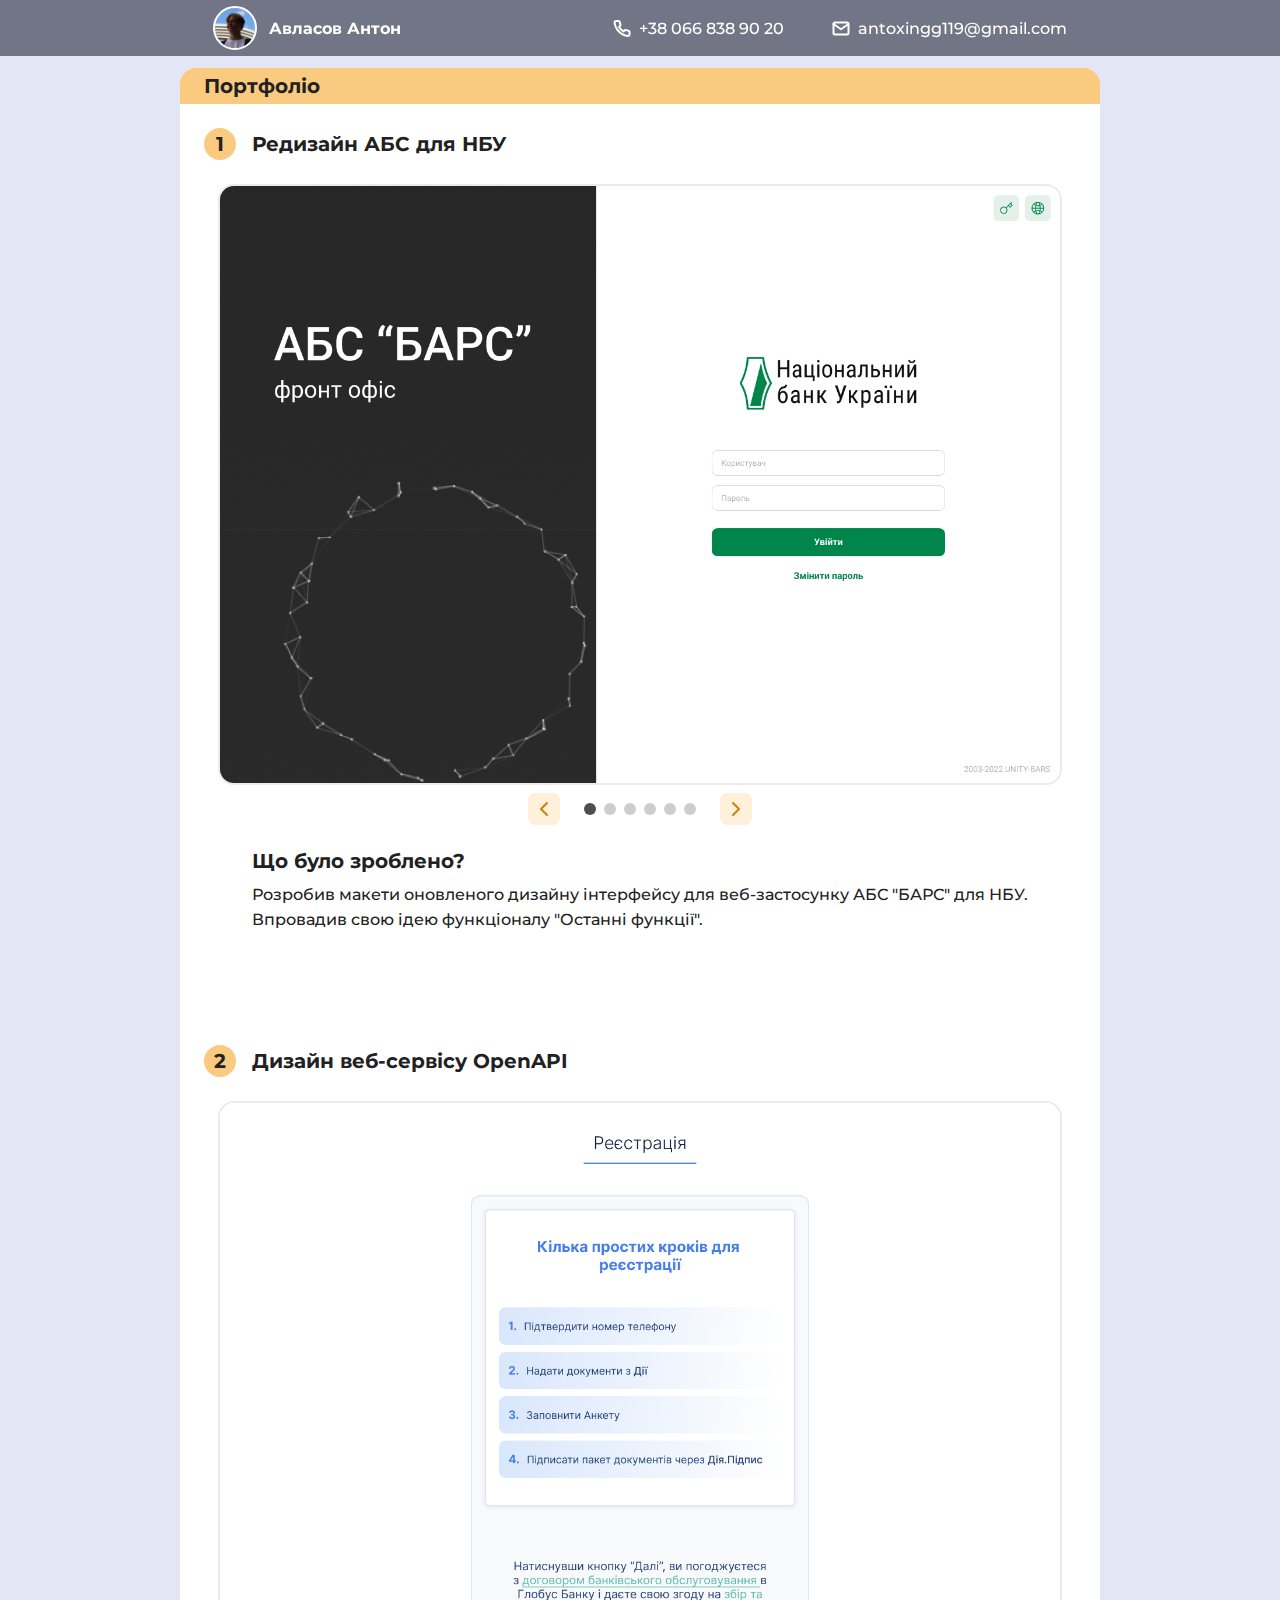
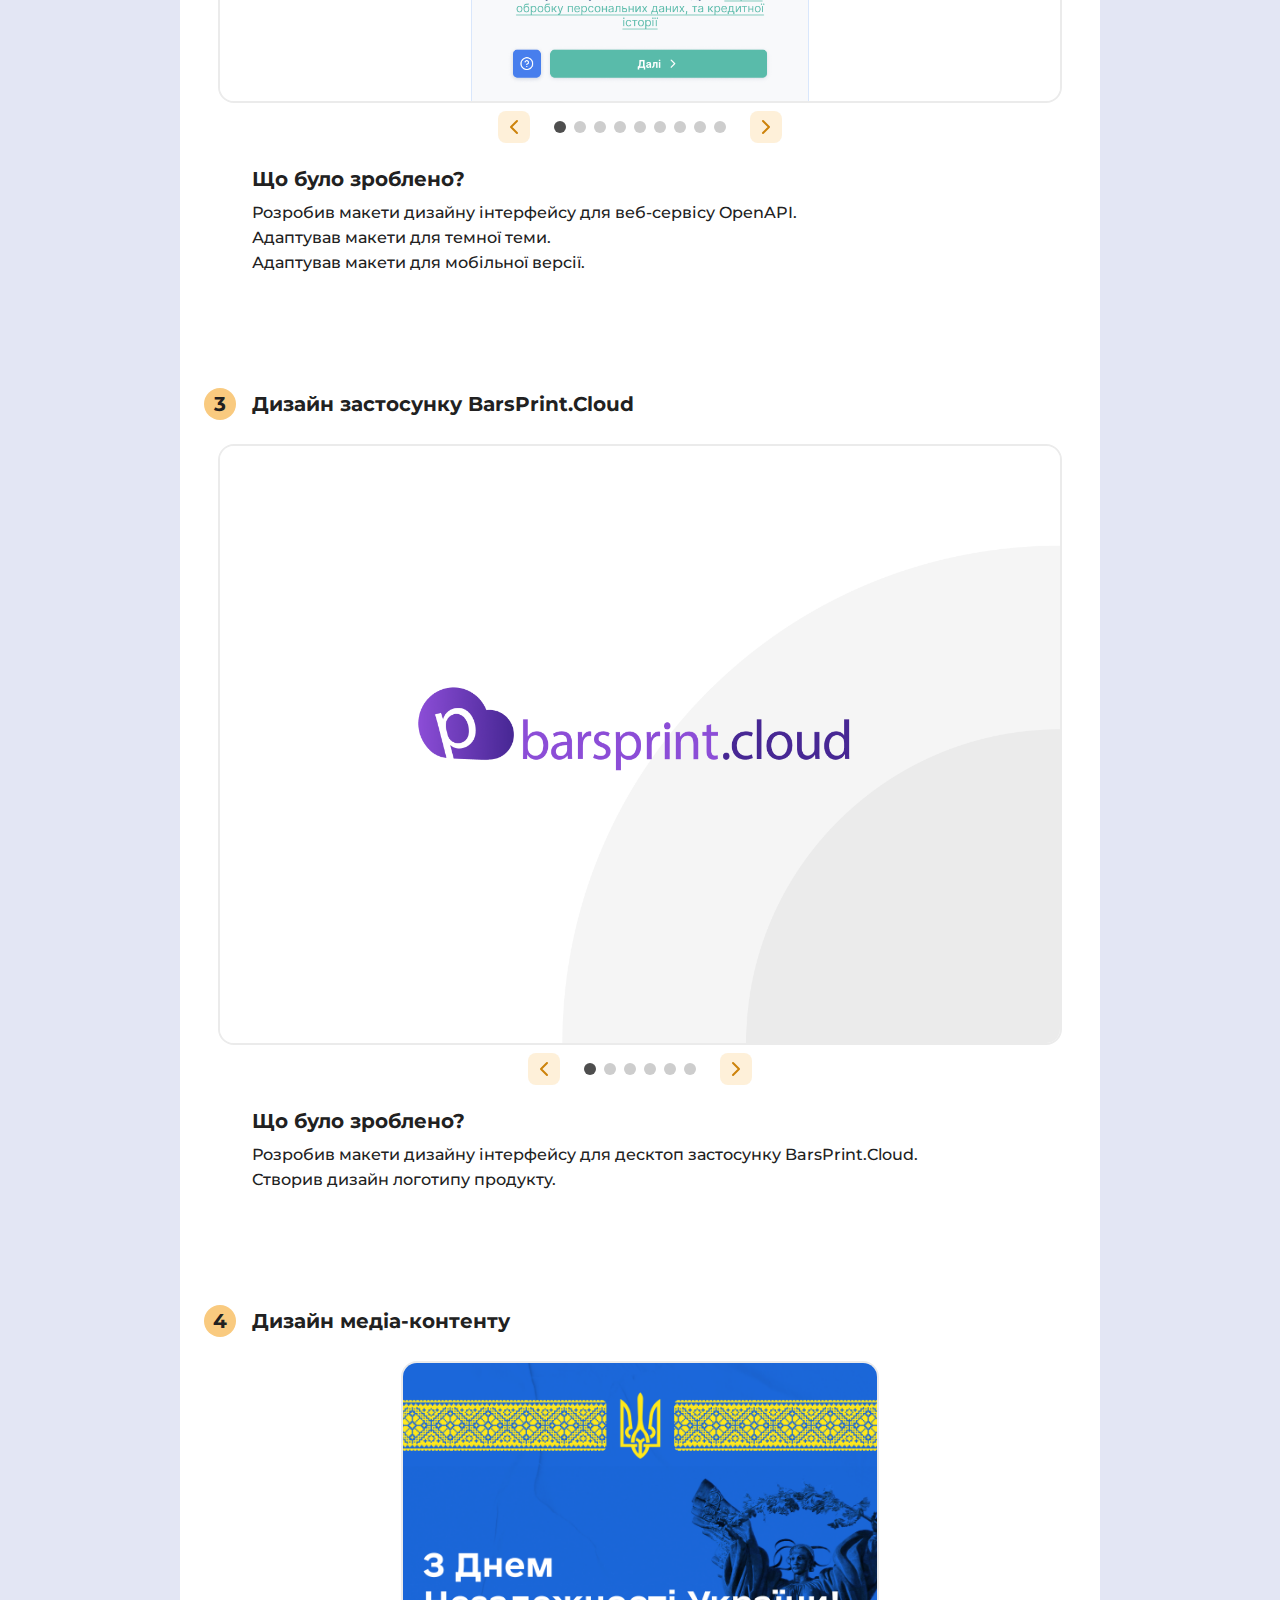
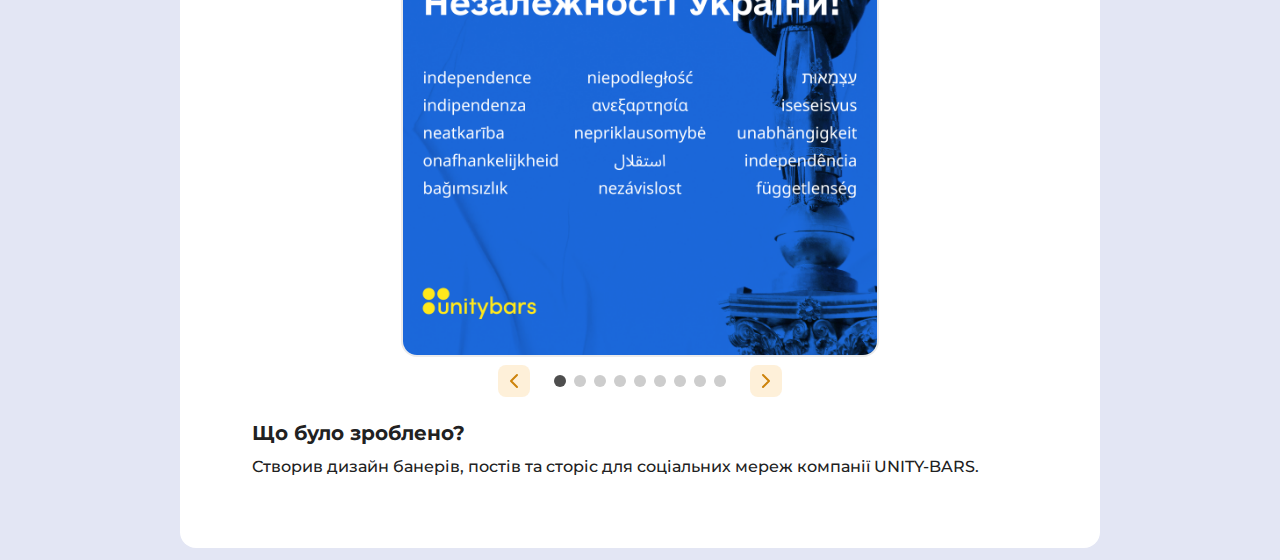
<file: index.html>
<!DOCTYPE html>
<html>

<head>
    <meta charset="UTF-8">
    <meta name="viewport" content="width=device-width, initial-scale=1.0">
    <title>Авласов Антон - Портфоліо</title>
    <link rel="icon" type="image/png" href="images/Icons/favicon.png">
    <link href="https://fonts.googleapis.com/css2?family=Montserrat:wght@400;700&display=swap" rel="stylesheet">
    <link rel="stylesheet" href="style.css">
</head>

<body>
    <div id="header">
        <div id="logo">
            <div id="photo"></div>
            <div id="name">Авласов Антон</div>
        </div>
        <div id="navigation">
            <div class="infoWrapper">
                <img src="images/Icons/phone.svg" alt="">
                <div class="navLink">+38 066 838 90 20</div>
            </div>
            <div class="infoWrapper">
                <img src="images/Icons/mail.svg" alt="">
                <div class="navLink">antoxingg119@gmail.com</div>
            </div>
        </div>
    </div>
    <div id="content">
        <div id="contentBlock">
            <div class="blockHeader">
                <span class="blockHeaderText">Портфоліо</span>
            </div>
            <div id="NBU" class="case">
                <div class="titleBox">
                    <div class="caseNumber">1</div>
                    <div class="titleText">Редизайн АБС для НБУ</div>
                </div>


                <div class="sliderWrapper">
                    <div class="slider-container">
                        <div class="slider">
                            <img src="images/NBU/NBU_1.png" alt="Image" class="slide">
                            <img src="images/NBU/NBU_2.png" alt="Image" class="slide">
                            <img src="images/NBU/NBU_3.png" alt="Image" class="slide">
                            <img src="images/NBU/NBU_4.png" alt="Image" class="slide">
                            <img src="images/NBU/NBU_5.png" alt="Image" class="slide">
                            <img src="images/NBU/NBU_6.png" alt="Image" class="slide">
                        </div>
                    </div>
                </div>
                <div class="navWrapper">
                    <button class="prev" onclick="moveSlide(-1)"></button>
                    <div class="dots">
                        <span class="dot" onclick="currentSlide(1)"></span>
                        <span class="dot" onclick="currentSlide(2)"></span>
                        <span class="dot" onclick="currentSlide(3)"></span>
                        <span class="dot" onclick="currentSlide(4)"></span>
                        <span class="dot" onclick="currentSlide(5)"></span>
                        <span class="dot" onclick="currentSlide(6)"></span>
                    </div>
                    <button class="next" onclick="moveSlide(1)"></button>
                </div>
                <div class="infoBox">
                    <div class="infoTitle">Що було зроблено?</div>
                    <div class="infoStoryWrapper">
                        <div class="infoStory">Розробив макети оновленого дизайну інтерфейсу для веб-застосунку АБС "БАРС" для НБУ.</div>
                        <div class="infoStory">Впровадив свою ідею функціоналу "Останні функції".</div>
                    </div>
                </div>
            </div>
            <div id="TransferGo" class="case">
                <div class="titleBox">
                    <div class="caseNumber">2</div>
                    <div class="titleText">Дизайн веб-сервісу OpenAPI</div>
                </div>


                <div class="sliderWrapper">
                    <div class="slider-container">
                        <div class="slider">
                            <img src="images/TransferGo/tg1.png" alt="Image" class="slide">
                            <img src="images/TransferGo/tg2.png" alt="Image" class="slide">
                            <img src="images/TransferGo/tg3.png" alt="Image" class="slide">
                            <img src="images/TransferGo/tg4.png" alt="Image" class="slide">
                            <img src="images/TransferGo/tg5.png" alt="Image" class="slide">
                            <img src="images/TransferGo/tg6.png" alt="Image" class="slide">
                            <img src="images/TransferGo/tg7.png" alt="Image" class="slide">
                            <img src="images/TransferGo/tg8.png" alt="Image" class="slide">
                            <img src="images/TransferGo/tg9.png" alt="Image" class="slide">
                        </div>
                    </div>
                </div>
                <div class="navWrapper">
                    <button class="prev" onclick="moveSlide(-1)"></button>
                    <div class="dots">
                        <span class="dot" onclick="currentSlide(1)"></span>
                        <span class="dot" onclick="currentSlide(2)"></span>
                        <span class="dot" onclick="currentSlide(3)"></span>
                        <span class="dot" onclick="currentSlide(4)"></span>
                        <span class="dot" onclick="currentSlide(5)"></span>
                        <span class="dot" onclick="currentSlide(6)"></span>
                        <span class="dot" onclick="currentSlide(7)"></span>
                        <span class="dot" onclick="currentSlide(8)"></span>
                        <span class="dot" onclick="currentSlide(9)"></span>
                    </div>
                    <button class="next" onclick="moveSlide(1)"></button>
                </div>
                <div class="infoBox">
                    <div class="infoTitle">Що було зроблено?</div>
                    <div class="infoStoryWrapper">
                        <div class="infoStory">Розробив макети дизайну інтерфейсу для веб-сервісу OpenAPI.</div>
                        <div class="infoStory">Адаптував макети для темної теми.</div>
                        <div class="infoStory">Адаптував макети для мобільної версії.</div>
                    </div>
                </div>
            </div>
            <div id="BPCloud" class="case">
                <div class="titleBox">
                    <div class="caseNumber">3</div>
                    <div class="titleText">Дизайн застосунку BarsPrint.Cloud</div>
                </div>


                <div class="sliderWrapper">
                    <div class="slider-container">
                        <div class="slider">
                            <img src="images/BPCloud/bpc1.png" alt="Image" class="slide">
                            <img src="images/BPCloud/bpc2.png" alt="Image" class="slide">
                            <img src="images/BPCloud/bpc3.png" alt="Image" class="slide">
                            <img src="images/BPCloud/bpc4.png" alt="Image" class="slide">
                            <img src="images/BPCloud/bpc5.png" alt="Image" class="slide">
                            <img src="images/BPCloud/bpc6.png" alt="Image" class="slide">
                        </div>
                    </div>
                </div>
                <div class="navWrapper">
                    <button class="prev" onclick="moveSlide(-1)"></button>
                    <div class="dots">
                        <span class="dot" onclick="currentSlide(1)"></span>
                        <span class="dot" onclick="currentSlide(2)"></span>
                        <span class="dot" onclick="currentSlide(3)"></span>
                        <span class="dot" onclick="currentSlide(4)"></span>
                        <span class="dot" onclick="currentSlide(5)"></span>
                        <span class="dot" onclick="currentSlide(6)"></span>
                    </div>
                    <button class="next" onclick="moveSlide(1)"></button>
                </div>


                <div class="infoBox">
                    <div class="infoTitle">Що було зроблено?</div>
                    <div class="infoStoryWrapper">
                        <div class="infoStory">Розробив макети дизайну інтерфейсу для десктоп застосунку BarsPrint.Cloud.</div>
                        <div class="infoStory">Створив дизайн логотипу продукту.</div>
                    </div>
                </div>
            </div>
            <div id="Banners" class="case">
                <div class="titleBox">
                    <div class="caseNumber">4</div>
                    <div class="titleText">Дизайн медіа-контенту</div>
                </div>


                <div class="sliderWrapper">
                    <div class="slider-container" style="max-width: 474px;">
                        <div class="slider">
                            <img src="images/Banners/banner1.png" alt="Image" class="slide">
                            <img src="images/Banners/banner2.png" alt="Image" class="slide">
                            <img src="images/Banners/banner3.png" alt="Image" class="slide">
                            <img src="images/Banners/banner4.png" alt="Image" class="slide">
                            <img src="images/Banners/banner5.png" alt="Image" class="slide">
                            <img src="images/Banners/banner6.png" alt="Image" class="slide">
                            <img src="images/Banners/banner7.png" alt="Image" class="slide">
                            <img src="images/Banners/banner8.png" alt="Image" class="slide">
                            <img src="images/Banners/banner9.png" alt="Image" class="slide">
                        </div>
                    </div>
                </div>
                <div class="navWrapper">
                    <button class="prev" onclick="moveSlide(-1)"></button>
                    <div class="dots">
                        <span class="dot" onclick="currentSlide(1)"></span>
                        <span class="dot" onclick="currentSlide(2)"></span>
                        <span class="dot" onclick="currentSlide(3)"></span>
                        <span class="dot" onclick="currentSlide(4)"></span>
                        <span class="dot" onclick="currentSlide(5)"></span>
                        <span class="dot" onclick="currentSlide(6)"></span>
                        <span class="dot" onclick="currentSlide(7)"></span>
                        <span class="dot" onclick="currentSlide(8)"></span>
                        <span class="dot" onclick="currentSlide(9)"></span>
                    </div>
                    <button class="next" onclick="moveSlide(1)"></button>
                </div>


                <div class="infoBox">
                    <div class="infoTitle">Що було зроблено?</div>
                    <div class="infoStoryWrapper">
                        <div class="infoStory">Створив дизайн банерів, постів та сторіс для соціальних мереж компанії UNITY-BARS.</div>
                    </div>
                </div>
            </div>
        </div>
    </div>
    <button id="scrollToTop" class="scroll-to-top"></button>
    <script src="script.js"></script>
</body>

</html>
</file>
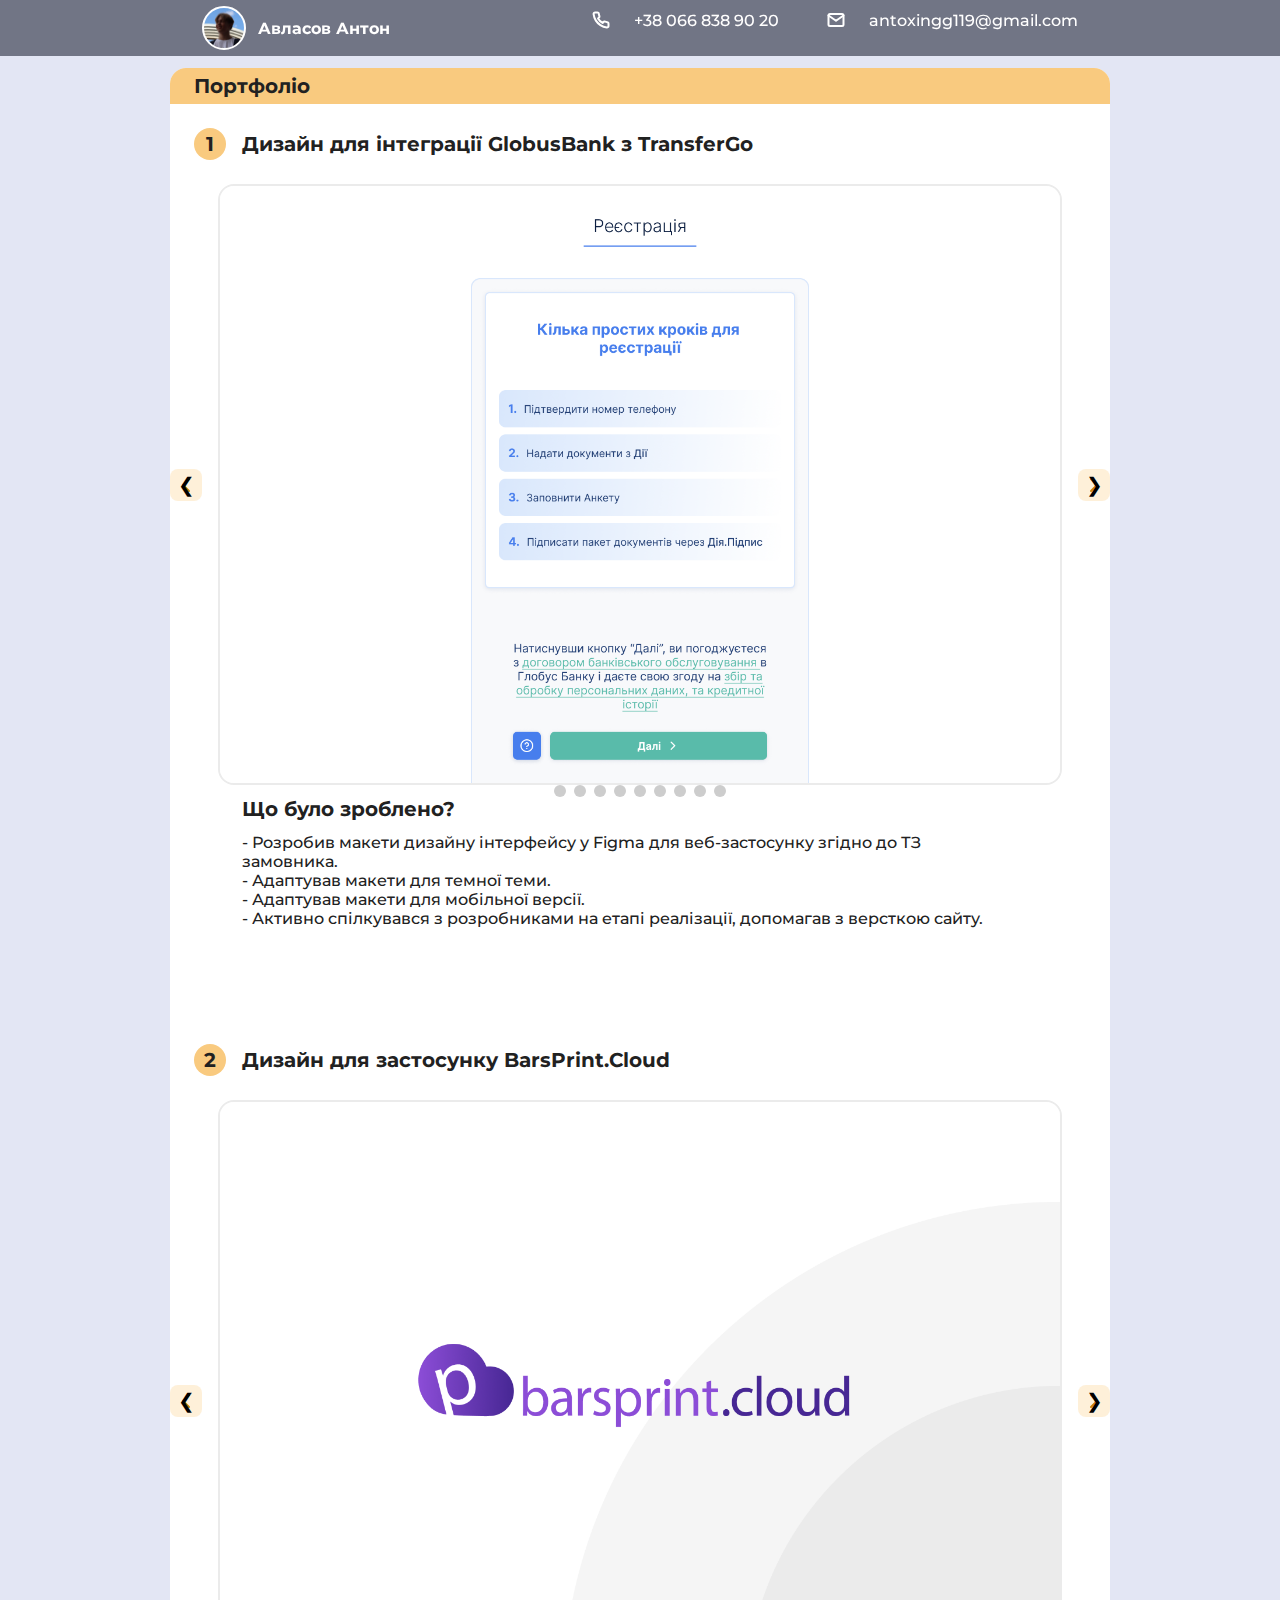
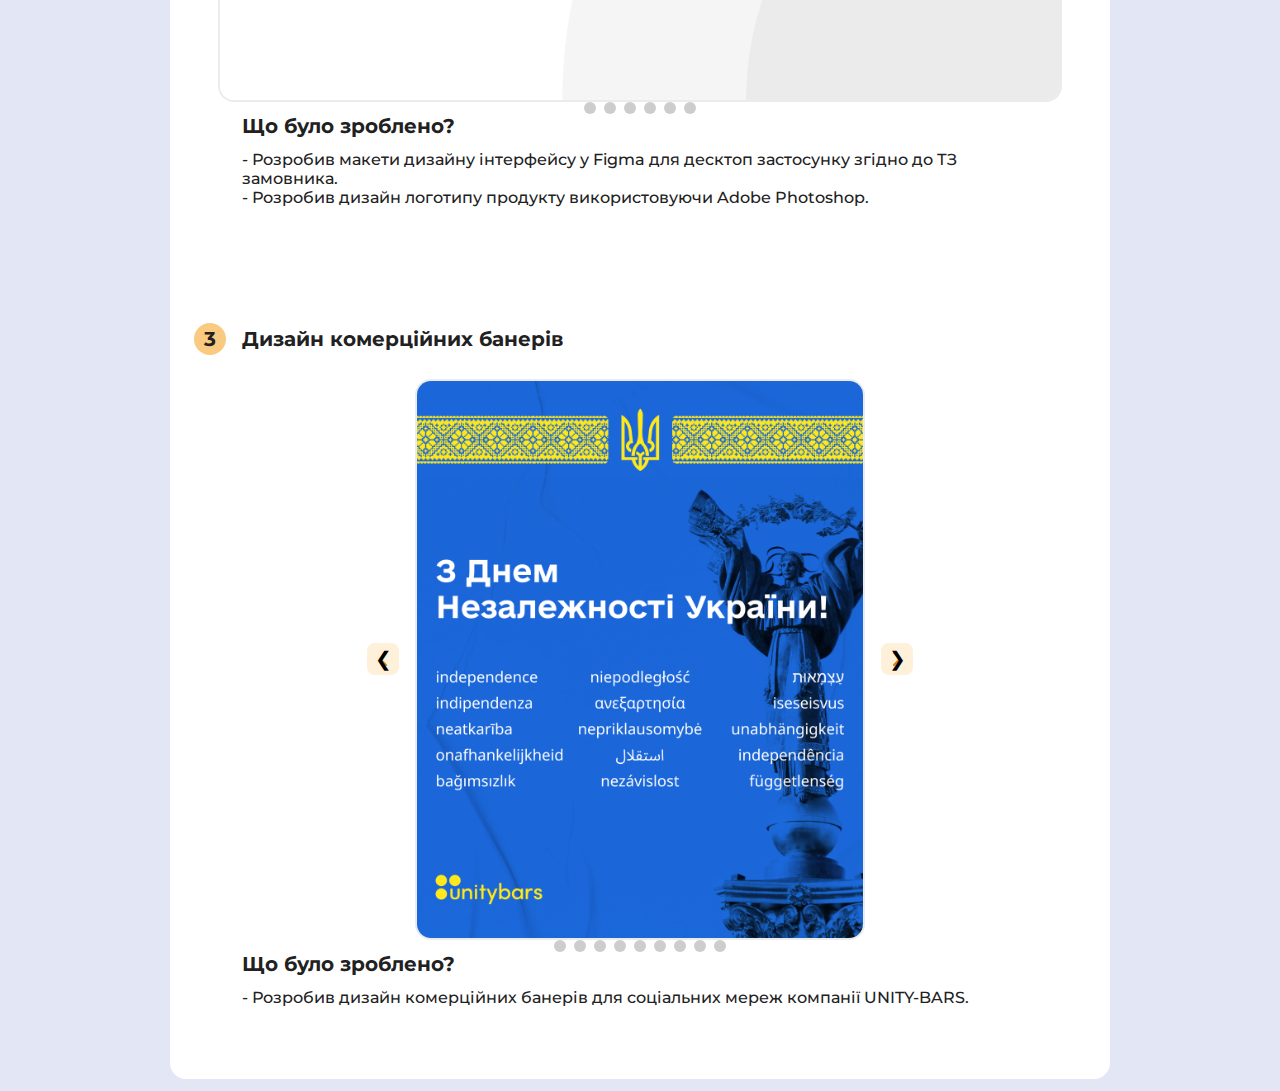
<file: main.html>
<!DOCTYPE html>
<html>

<head>
    <meta charset="UTF-8">
    <meta name="viewport" content="width=device-width, initial-scale=1.0">
    <title>Авласов Антон - Портфоліо</title>
    <link rel="icon" type="image/png" href="images/Icons/favicon.png">
    <link href="https://fonts.googleapis.com/css2?family=Montserrat:wght@400;700&display=swap" rel="stylesheet">
    <link rel="stylesheet" href="style.css">
</head>

<body>
    <div id="header">
        <div id="logo">
            <div id="photo"></div>
            <div id="name">Авласов Антон</div>
        </div>
        <div id="navigation">
            <div class="navWrapper">
                <img src="images/Icons/phone.svg" alt="">
                <div class="navLink">+38 066 838 90 20</div>
            </div>
            <div class="navWrapper">
                <img src="images/Icons/mail.svg" alt="">
                <div class="navLink">antoxingg119@gmail.com</div>
            </div>
        </div>
    </div>
    <div id="content">
        <div id="contentBlock">
            <div class="blockHeader">Портфоліо</div>
            <div id="TransferGo" class="case">
                <div class="titleBox">
                    <div class="caseNumber">1</div>
                    <div class="titleText">Дизайн для інтеграції GlobusBank з TransferGo</div>
                </div>

                <div class="sliderWrapper">
                    <button class="prev" onclick="moveSlide(-1)">&#10094;</button>
                    <div class="slider-container">
                        <div class="slider">
                            <img src="images/TransferGo/tg1.png" alt="Image" class="slide">
                            <img src="images/TransferGo/tg2.png" alt="Image" class="slide">
                            <img src="images/TransferGo/tg3.png" alt="Image" class="slide">
                            <img src="images/TransferGo/tg4.png" alt="Image" class="slide">
                            <img src="images/TransferGo/tg5.png" alt="Image" class="slide">
                            <img src="images/TransferGo/tg6.png" alt="Image" class="slide">
                            <img src="images/TransferGo/tg7.png" alt="Image" class="slide">
                            <img src="images/TransferGo/tg8.png" alt="Image" class="slide">
                            <img src="images/TransferGo/tg9.png" alt="Image" class="slide">
                            <!-- Добавь свои изображения -->
                        </div>
                    </div>
                    <button class="next" onclick="moveSlide(1)">&#10095;</button>
                </div>
                <div class="dots">
                    <span class="dot" onclick="currentSlide(1)"></span>
                    <span class="dot" onclick="currentSlide(2)"></span>
                    <span class="dot" onclick="currentSlide(3)"></span>
                    <span class="dot" onclick="currentSlide(4)"></span>
                    <span class="dot" onclick="currentSlide(5)"></span>
                    <span class="dot" onclick="currentSlide(6)"></span>
                    <span class="dot" onclick="currentSlide(7)"></span>
                    <span class="dot" onclick="currentSlide(8)"></span>
                    <span class="dot" onclick="currentSlide(9)"></span>
                    <!-- Добавь точки по количеству изображений -->
                </div>

                <div class="infoBox">
                    <div class="infoTitle">Що було зроблено?</div>
                    <div class="infoStory">- Розробив макети дизайну інтерфейсу у Figma для веб-застосунку згідно до ТЗ замовника.
                        - Адаптував макети для темної теми.
                        - Адаптував макети для мобільної версії.
                        - Активно спілкувався з розробниками на етапі реалізації, допомагав з версткою сайту.</div>
                </div>
            </div>
            <div id="BPCloud" class="case">
                <div class="titleBox">
                    <div class="caseNumber">2</div>
                    <div class="titleText">Дизайн для застосунку BarsPrint.Cloud</div>
                </div>

                <div class="sliderWrapper">
                    <button class="prev" onclick="moveSlide(-1)">&#10094;</button>
                    <div class="slider-container">
                        <div class="slider">
                            <img src="images/BPCloud/bpc1.png" alt="Image" class="slide">
                            <img src="images/BPCloud/bpc2.png" alt="Image" class="slide">
                            <img src="images/BPCloud/bpc3.png" alt="Image" class="slide">
                            <img src="images/BPCloud/bpc4.png" alt="Image" class="slide">
                            <img src="images/BPCloud/bpc5.png" alt="Image" class="slide">
                            <img src="images/BPCloud/bpc6.png" alt="Image" class="slide">
                            <!-- Добавь свои изображения -->
                        </div>
                    </div>
                    <button class="next" onclick="moveSlide(1)">&#10095;</button>
                </div>
                <div class="dots">
                    <span class="dot" onclick="currentSlide(1)"></span>
                    <span class="dot" onclick="currentSlide(2)"></span>
                    <span class="dot" onclick="currentSlide(3)"></span>
                    <span class="dot" onclick="currentSlide(4)"></span>
                    <span class="dot" onclick="currentSlide(5)"></span>
                    <span class="dot" onclick="currentSlide(6)"></span>
                    <!-- Добавь точки по количеству изображений -->
                </div>

                <div class="infoBox">
                    <div class="infoTitle">Що було зроблено?</div>
                    <div class="infoStory">- Розробив макети дизайну інтерфейсу у Figma для десктоп застосунку згідно до ТЗ замовника.
                         - Розробив дизайн логотипу продукту використовуючи Adobe Photoshop.
                    </div>
                </div>
            </div>
            <div id="Banners" class="case">
                <div class="titleBox">
                    <div class="caseNumber">3</div>
                    <div class="titleText">Дизайн комерційних банерів</div>
                </div>

                <div class="sliderWrapper">
                    <button class="prev" onclick="moveSlide(-1)">&#10094;</button>
                    <div class="slider-container" style="max-width: 446px;">
                        <div class="slider">
                            <img src="images/Banners/banner1.png" alt="Image" class="slide">
                            <img src="images/Banners/banner2.png" alt="Image" class="slide">
                            <img src="images/Banners/banner3.png" alt="Image" class="slide">
                            <img src="images/Banners/banner4.png" alt="Image" class="slide">
                            <img src="images/Banners/banner5.png" alt="Image" class="slide">
                            <img src="images/Banners/banner6.png" alt="Image" class="slide">
                            <img src="images/Banners/banner7.png" alt="Image" class="slide">
                            <img src="images/Banners/banner8.png" alt="Image" class="slide">
                            <img src="images/Banners/banner9.png" alt="Image" class="slide">
                            <!-- Добавь свои изображения -->
                        </div>
                    </div>
                    <button class="next" onclick="moveSlide(1)">&#10095;</button>
                </div>
                <div class="dots">
                    <span class="dot" onclick="currentSlide(1)"></span>
                    <span class="dot" onclick="currentSlide(2)"></span>
                    <span class="dot" onclick="currentSlide(3)"></span>
                    <span class="dot" onclick="currentSlide(4)"></span>
                    <span class="dot" onclick="currentSlide(5)"></span>
                    <span class="dot" onclick="currentSlide(6)"></span>
                    <span class="dot" onclick="currentSlide(7)"></span>
                    <span class="dot" onclick="currentSlide(8)"></span>
                    <span class="dot" onclick="currentSlide(9)"></span>
                    <!-- Добавь точки по количеству изображений -->
                </div>

                <div class="infoBox">
                    <div class="infoTitle">Що було зроблено?</div>
                    <div class="infoStory">- Розробив дизайн комерційних банерів для соціальних мереж компанії UNITY-BARS.
                    </div>
                </div>
            </div>
        </div>
    </div>
    <script src="script.js"></script>
</body>

</html>
</file>
<file: style.css>
::-webkit-scrollbar {
    width: 16px;
    height: 16px;
}
::-webkit-scrollbar-track {
    background: #6F7789; 
}
::-webkit-scrollbar-thumb {
    background: #DDE9FB; 
    border-radius: 8px;
    border: 4px solid #6F7789;
}
::-webkit-scrollbar-thumb:hover {
    background: #B1CDF6;
    cursor: pointer;
}
::selection {
    background-color: #F9CA7F;
    color: #212121; 
}



body {
    font-family: 'Montserrat', sans-serif;
    background-color: #E3E6F4;
    margin: 0px;
}
html {
    scroll-behavior: smooth;
}
#header {
    display: flex;
    position: fixed;
    top: 0;
    left: 0;
    z-index: 1000;
    backdrop-filter: blur(8px);
    justify-content: space-evenly;
    align-items: center;
    height: 56px;
    width: 100%;
    background-color: rgba(0, 4, 21, 0.5);
    box-sizing: border-box;
}
#photo {
    background-image: url(images/Icons/profile_photo.png);
    height: 40px;
    width: 40px;
    border-radius: 50%;
    border: 2px solid #fff;
    background-size: 100%;
    background-position: center;
    user-select: none;
    transition: background-size 0.5s ease;
}
#photo:hover {
    background-size: 120%;
}
#logo {
    display: flex;
    align-items: center;
    gap: 12px;
    color: #fff;
    font-size: 16px;
    font-weight: bold;
}
#navigation {
    display: flex;
    align-items: center;
    gap: 48px;
    color: #fff;
    font-size: 16px;
    font-weight: 500;
}
.infoWrapper {
    display: flex;
    gap: 8px;
}
#content {
    padding-top: 68px;
    margin-bottom: 12px;
    display: flex;
    justify-content: center;
}
#contentBlock {
    border-radius: 16px;
    background-color: #fff;
    height: auto;
    box-sizing: border-box;
    margin: 0px 12px;
}
.blockHeader {
    width: 100%;
    border-radius: 16px 16px 0px 0px;
    padding: 6px 24px;
    background-color: #F9CA7F;
    color: #212121;
    box-sizing: border-box;
    font-weight: bold;
    font-size: 20px;
}
.case {
    padding: 24px 0px 92px 0px;
}
.case:last-child {
    padding: 24px 0px 72px 0px;
}
.titleBox {
    display: flex;
    align-items: center;
    gap: 16px;
    padding-left: 24px;
    font-weight: bold;
    font-size: 20px;
    color: #212121;
}
.titleText {
    max-width: 80%;
    padding-right: 12px;
}
.caseNumber {
    display: flex;
    justify-content: center;
    align-items: center;
    border-radius: 50%;
    height: 32px;
    width: 32px;
    background-color: #F9CA7F;
}
.infoBox {
    padding: 0px 72px;
    color: #212121;
    max-width: 920px;
    box-sizing: border-box;
}
.infoTitle {
    font-weight: bold;
    font-size: 20px;
    margin-bottom: 12px;
}
.infoStory {
    font-weight: 500;
    font-size: 16px;
    white-space: pre-line;
}
.infoStory::after {
    content: attr(data-text);
    display: block; 
}
.infoStoryWrapper {
    display: flex;
    flex-direction: column;
    gap: 6px;
}
img {
    user-select: none;
}



.sliderWrapper {
    display: flex;
    justify-content: center;
    align-items: center;
    gap: 8px;
    margin-top: 24px;
}
.navWrapper {
    display: flex;
    justify-content: center;
    align-items: center;
    gap: 24px;
    margin: 8px 0px 24px 0px;
}
.slider-container {
    position: relative;
    border: 2px solid #EBEBEB;
    max-width: 840px;
    overflow: hidden;
    border-radius: 16px;
    user-select: none;
    margin: 0 8px;
}
.slider {
    display: flex;
    transition: transform 0.5s ease-in-out;
}
.slide {
    width: 100%;
    height: auto;
    max-height: 100%;
    display: block;
    pointer-events: none;
}
button {
    font-size: 20px;
    background-color: #FEF0D9;
    border: none;
    height: 32px;
    width: 32px;
    cursor: pointer;
    z-index: 10;
    border-radius: 8px;
    user-select: none;
    transition: background-color 0.3s ease;
    transition: opacity 0.15s ease;
    background-position: center;
    background-repeat: no-repeat;
}
button:hover {
    background-color: #FCE5C0;
}
button:active {
    opacity: 0.8;
}
.prev {
    background-image: url(images/Icons/arrow_left.svg);
}
.next {
    background-image: url(images/Icons/arrow_right.svg);
}
.dots {
    display: flex;
    justify-content: center;
    align-items: center;
    gap: 8px;
    user-select: none;
}
.dot {
    height: 12px;
    width: 12px;
    background-color: #CDCDCD;
    border-radius: 50%;
    display: inline-block;
    transition: background-color 0.3s ease;
    cursor: pointer;
}
.dot:hover {
    background-color: #4E4E4E;
}
.active {
    background-color: #4E4E4E;
}
.scroll-to-top {
    position: fixed;
    bottom: 20px;
    right: 20px;
    width: 50px;
    height: 50px;
    background-color: rgba(0, 4, 21, 0.5);
    color: #fff;
    border: none;
    border-radius: 50%;
    display: none;
    justify-content: center;
    align-items: center;
    font-size: 24px;
    cursor: pointer;
    transition: opacity 0.3s ease;
    backdrop-filter: blur(8px);
    background-image: url(images/Icons/arrow_up.svg);
    background-position: center;
    background-repeat: no-repeat;
}
.scroll-to-top:hover {
    background-color: rgba(0, 4, 21, 0.6);
}




@media (max-width: 1200px) {
    #header {
        justify-content: space-between;
        gap: 0px;
        padding: 0 12px;
    }
}
@media (max-width: 700px) {
    #logo {
        font-size: 14px;
    }
    #navigation {
        font-size: 12px;
        gap: 24px;
    }
    .infoTitle {
        font-size: 16px;
    }
    .infoStory {
        font-size: 12px;
    }
    .titleBox {
        font-size: 16px;
    }
    .blockHeader {
        font-size: 16px;
        border-radius: 12px 12px 0 0;
    }
    .dot {
        height: 10px;
        width: 10px;
    }
    #photo {
        height: 36px;
        width: 36px;
    }
}
@media (max-width: 600px) {
    .infoBox {
        padding: 0 24px;
    }
    .infoTitle {
        font-size: 14px;
    }
    .titleBox {
        padding-left: 12px;
        gap: 8px;
    }
    .caseNumber {
        height: 24px;
        width: 24px;
    }
    .blockHeader {
        padding: 6px 12px;
        font-size: 14px;
    }
    .titleBox {
        font-size: 14px;
    }
    .case {
        padding: 12px 0 72px 0;
    }
    .case:last-child {
        padding: 24px 0px 48px 0px;
    }
    .sliderWrapper {
        margin-top: 12px;
    }
    #content {
        padding-top: 64px;
    }
    #contentBlock {
        margin: 0 8px;
    }
    .scroll-to-top {
        height: 40px;
        width: 40px;
    }
    #logo {
        font-size: 12px;
        gap: 8px;
    }
    .infoWrapper:first-child {
        display: none;
    }
    .slider-container {
        border-radius: 8px;
    }
}
</file>
